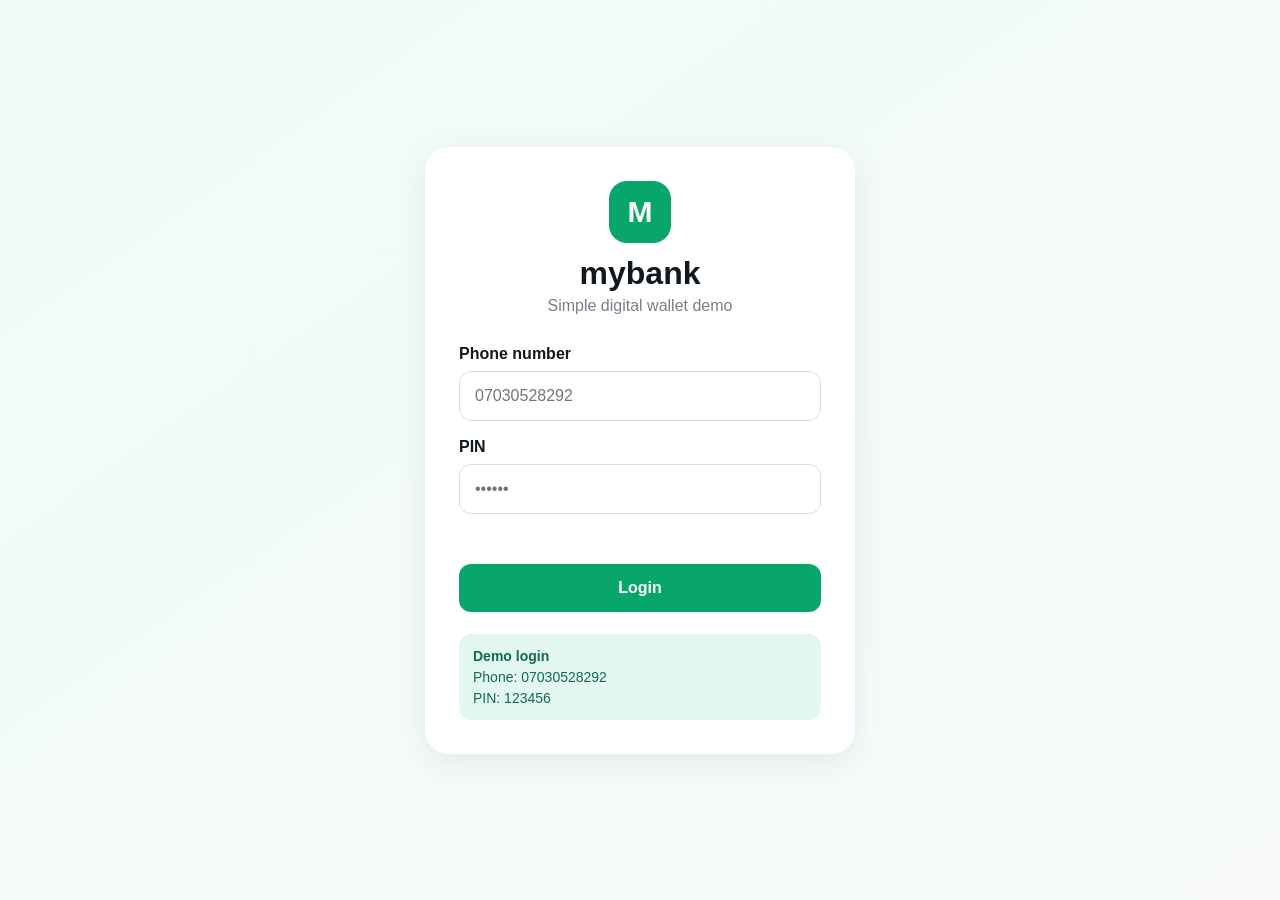
<file: index.html>
<!DOCTYPE html>
<html lang="en">
<head>
  <meta charset="UTF-8">
  <meta name="viewport" content="width=device-width, initial-scale=1.0">
  <meta name="theme-color" content="#08a66a">
  <title>MyBank — Login</title>
  <link rel="stylesheet" href="style.css">
</head>
<body class="auth-page">
  <main class="auth-card">
    <div class="brand">
      <div class="brand-icon">M</div>
      <h1>mybank</h1>
      <p>Simple digital wallet demo</p>
    </div>

    <form id="loginForm">
      <label for="phone">Phone number</label>
      <input id="phone" type="tel" inputmode="numeric" autocomplete="username"
             placeholder="07030528292" required>

      <label for="pin">PIN</label>
      <input id="pin" type="password" inputmode="numeric" maxlength="6"
             autocomplete="current-password" placeholder="••••••" required>

      <p id="loginError" class="error" role="alert"></p>
      <button class="primary-btn" type="submit">Login</button>
    </form>

    <div class="demo-note">
      <strong>Demo login</strong>
      <span>Phone: 07030528292</span>
      <span>PIN: 123456</span>
    </div>
  </main>
  <script src="app.js"></script>
</body>
</html>
</file>
<file: style.css>
* {
  box-sizing: border-box;
  margin: 0;
  padding: 0;
}

:root {
  --green: #08a66a;
  --green-dark: #078b5a;
  --light-green: #e2f8ef;
  --pink: #f43b72;
  --text: #101820;
  --muted: #77808a;
  --bg: #f5f8f9;
  --white: #ffffff;
  --shadow: 0 8px 30px rgba(20, 50, 40, .08);
}

body {
  font-family: Arial, Helvetica, sans-serif;
  color: var(--text);
  background: var(--bg);
}

button, input {
  font: inherit;
}

button {
  border: 0;
  cursor: pointer;
}

/* LOGIN */
.auth-page {
  min-height: 100vh;
  display: grid;
  place-items: center;
  padding: 24px;
  background: linear-gradient(145deg, #effbf6, #f8fafb);
}

.auth-card {
  width: min(430px, 100%);
  background: var(--white);
  border-radius: 24px;
  padding: 34px;
  box-shadow: var(--shadow);
}

.brand {
  text-align: center;
  margin-bottom: 30px;
}

.brand-icon {
  width: 62px;
  height: 62px;
  display: grid;
  place-items: center;
  margin: auto auto 12px;
  border-radius: 18px;
  color: white;
  background: var(--green);
  font-size: 30px;
  font-weight: 800;
}

.brand h1 {
  font-size: 32px;
  text-transform: lowercase;
}

.brand p {
  color: var(--muted);
  margin-top: 5px;
}

form label {
  display: block;
  font-weight: 700;
  margin: 17px 0 8px;
}

form input {
  width: 100%;
  padding: 15px;
  border: 1px solid #d9e0e3;
  border-radius: 12px;
  outline: none;
}

form input:focus {
  border-color: var(--green);
  box-shadow: 0 0 0 3px rgba(8, 166, 106, .1);
}

.primary-btn {
  width: 100%;
  padding: 15px;
  margin-top: 20px;
  border-radius: 12px;
  background: var(--green);
  color: white;
  font-weight: 800;
}

.error {
  min-height: 20px;
  color: #d92828;
  margin-top: 10px;
  font-size: 14px;
}

.demo-note {
  display: grid;
  gap: 5px;
  margin-top: 22px;
  padding: 14px;
  background: var(--light-green);
  border-radius: 12px;
  color: #126b4b;
  font-size: 14px;
}

/* DASHBOARD */
.app-page {
  min-height: 100vh;
  padding-bottom: 88px;
}

.topbar {
  width: min(980px, 100%);
  margin: auto;
  padding: 20px 18px 12px;
  display: flex;
  align-items: center;
  justify-content: space-between;
}

.profile {
  display: flex;
  align-items: center;
  gap: 12px;
}

.avatar {
  width: 52px;
  height: 52px;
  border-radius: 50%;
  display: grid;
  place-items: center;
  background: #d9f2e7;
  color: var(--green-dark);
  font-weight: 800;
  font-size: 22px;
}

.profile div:last-child {
  display: grid;
  gap: 2px;
}

.top-actions {
  display: flex;
  gap: 10px;
}

.top-actions button {
  width: 42px;
  height: 42px;
  background: transparent;
  font-size: 25px;
}

.dashboard {
  width: min(980px, 100%);
  margin: auto;
  padding: 0 18px;
}

.balance-card {
  position: relative;
  overflow: hidden;
  padding: 24px;
  color: white;
  border-radius: 22px;
  background: linear-gradient(135deg, var(--green), #079b63);
  box-shadow: var(--shadow);
}

.balance-head,
.balance-row {
  display: flex;
  align-items: center;
  justify-content: space-between;
  gap: 15px;
}

.balance-head span {
  font-size: 16px;
}

.balance-head button {
  color: white;
  background: transparent;
  font-size: 21px;
}

.balance-row {
  margin-top: 20px;
}

.balance-row h2 {
  font-size: clamp(28px, 6vw, 48px);
}

.add-money {
  padding: 14px 20px;
  border-radius: 30px;
  color: var(--green-dark);
  background: white;
  font-weight: 800;
}

.transaction-link {
  position: absolute;
  top: 24px;
  right: 24px;
  transform: translateY(0);
  font-size: 14px;
  opacity: .95;
}

.transactions,
.quick-actions,
.services,
.promo {
  margin-top: 16px;
  background: white;
  border-radius: 20px;
  box-shadow: var(--shadow);
}

.transaction {
  min-height: 104px;
  padding: 17px;
  display: grid;
  grid-template-columns: 54px 1fr auto;
  gap: 13px;
  align-items: center;
  border-bottom: 1px solid #edf1f2;
}

.transaction:last-child {
  border-bottom: 0;
}

.transaction-icon {
  width: 54px;
  height: 54px;
  display: grid;
  place-items: center;
  border-radius: 50%;
  background: var(--light-green);
  color: var(--green-dark);
  font-size: 30px;
}

.transaction-icon.pink {
  background: #ffe6ee;
  color: var(--pink);
}

.transaction-info {
  display: grid;
  gap: 5px;
}

.transaction-info span,
.transaction-info small {
  color: var(--muted);
}

.transaction-amount {
  align-self: start;
  font-weight: 800;
  white-space: nowrap;
}

.positive {
  color: var(--green-dark);
}

.status {
  grid-column: 3;
  justify-self: end;
  padding: 7px 12px;
  color: var(--green-dark);
  background: var(--light-green);
  border-radius: 18px;
  font-size: 12px;
  font-weight: 700;
}

.quick-actions {
  padding: 18px;
  display: grid;
  grid-template-columns: repeat(3, 1fr);
}

.quick-actions button,
.services button {
  background: transparent;
  color: var(--text);
  display: grid;
  justify-items: center;
  gap: 8px;
  padding: 12px;
}

.quick-actions span,
.services span {
  color: var(--green-dark);
  font-size: 30px;
}

.services {
  padding: 14px;
  display: grid;
  grid-template-columns: repeat(4, 1fr);
}

.services button {
  position: relative;
}

.services b,
.quick-actions b {
  font-size: 14px;
}

.promo {
  padding: 17px;
  display: flex;
  align-items: center;
  gap: 14px;
}

.promo-image {
  width: 54px;
  height: 54px;
  display: grid;
  place-items: center;
  border-radius: 50%;
  background: #dff4ea;
  font-size: 26px;
}

.promo div:nth-child(2) {
  flex: 1;
}

.promo p {
  color: var(--muted);
  font-size: 13px;
  margin-top: 4px;
}

.promo button {
  min-width: 90px;
  padding: 12px 20px;
  color: white;
  background: var(--green);
  border-radius: 30px;
  font-weight: 800;
}

.bottom-nav {
  position: fixed;
  z-index: 10;
  left: 0;
  right: 0;
  bottom: 0;
  display: flex;
  justify-content: center;
  gap: 0;
  padding: 8px max(10px, calc((100vw - 980px) / 2));
  background: rgba(255, 255, 255, .97);
  border-top: 1px solid #e3e8e9;
}

.bottom-nav button {
  flex: 1;
  max-width: 180px;
  padding: 7px;
  background: transparent;
  color: #899299;
  display: grid;
  justify-items: center;
  gap: 4px;
}

.bottom-nav button span {
  font-size: 12px;
}

.bottom-nav .active {
  color: var(--green-dark);
  font-weight: 800;
}

@media (max-width: 620px) {
  .auth-card {
    padding: 25px;
  }

  .transaction-link {
    display: none;
  }

  .balance-row {
    align-items: flex-end;
  }

  .balance-row h2 {
    font-size: 29px;
  }

  .add-money {
    padding: 11px 13px;
    font-size: 13px;
  }

  .transaction {
    grid-template-columns: 48px 1fr;
  }

  .transaction-icon {
    width: 48px;
    height: 48px;
  }

  .transaction-amount {
    grid-column: 2;
    justify-self: start;
  }

  .status {
    grid-column: 2;
    justify-self: start;
  }

  .quick-actions {
    padding: 10px;
  }

  .services {
    padding: 8px;
  }

  .services b,
  .quick-actions b {
    font-size: 12px;
  }

  .promo {
    align-items: flex-start;
  }
}
</file>
